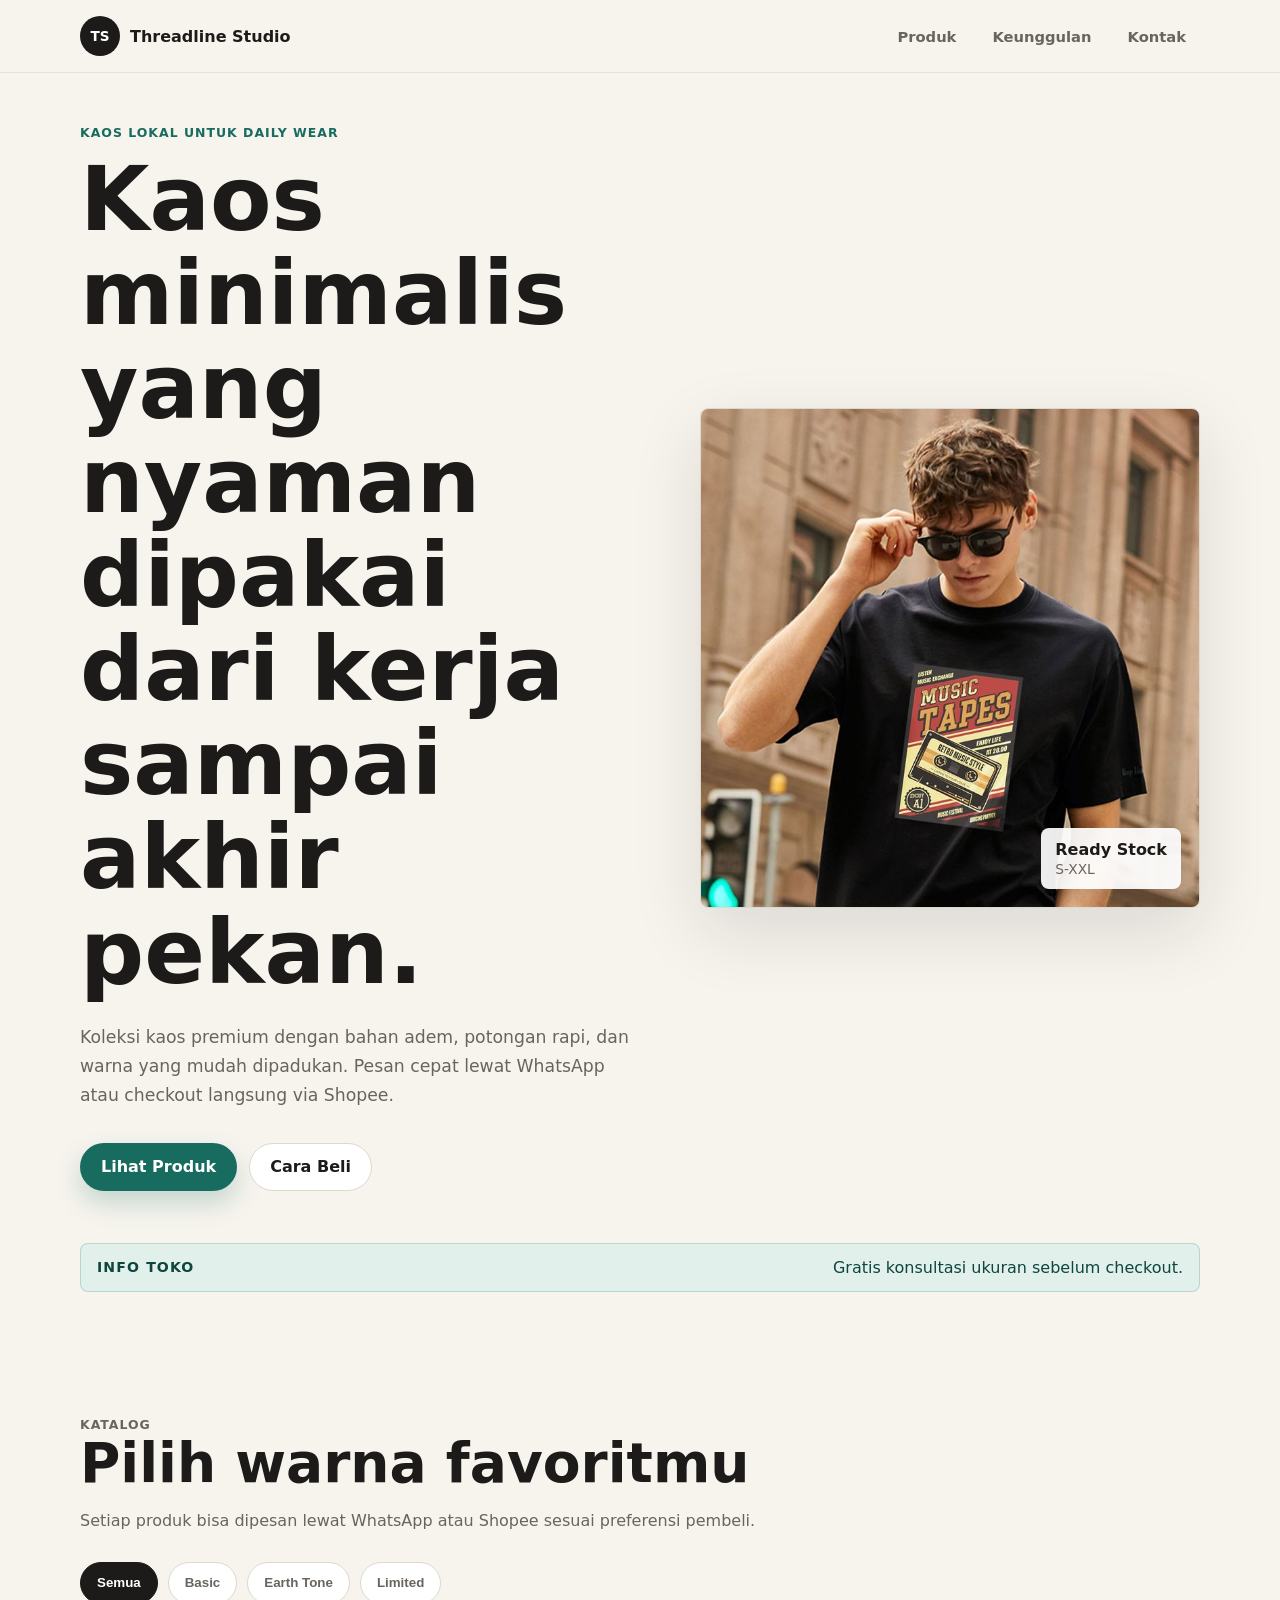
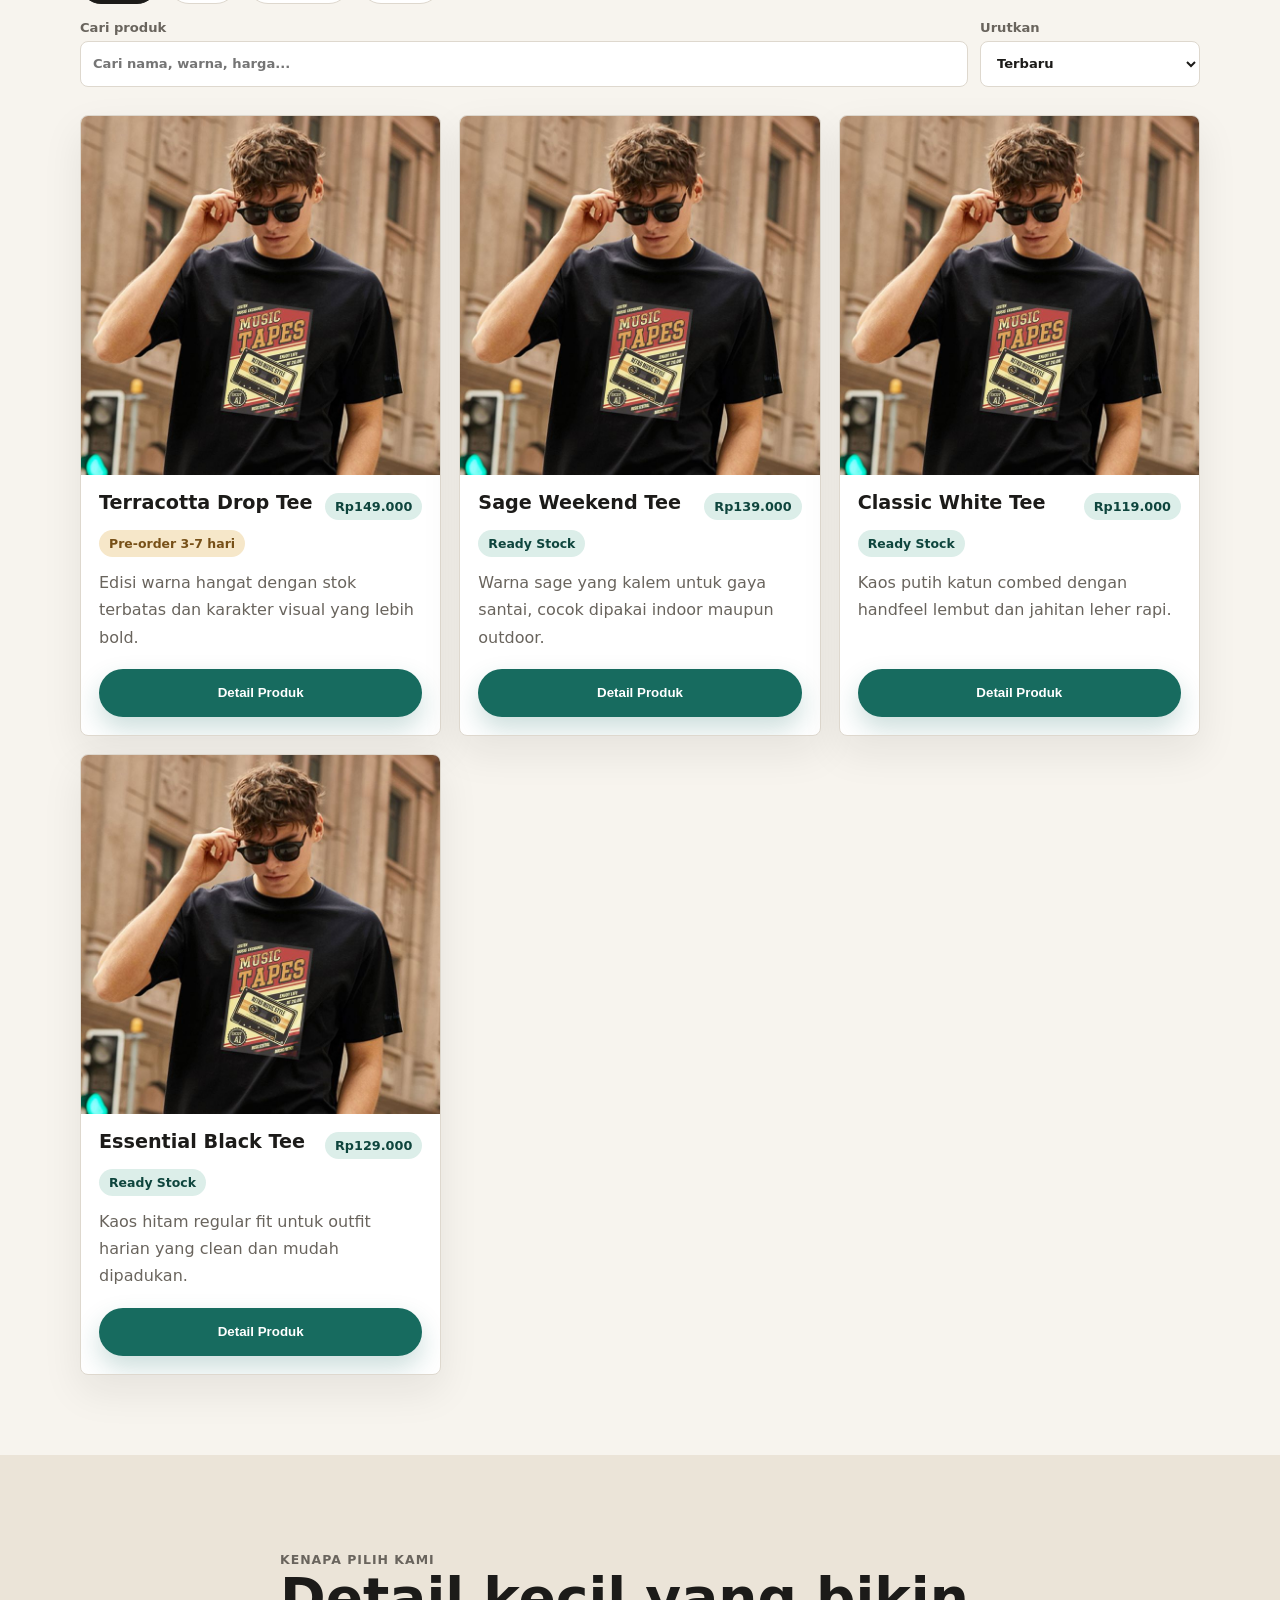
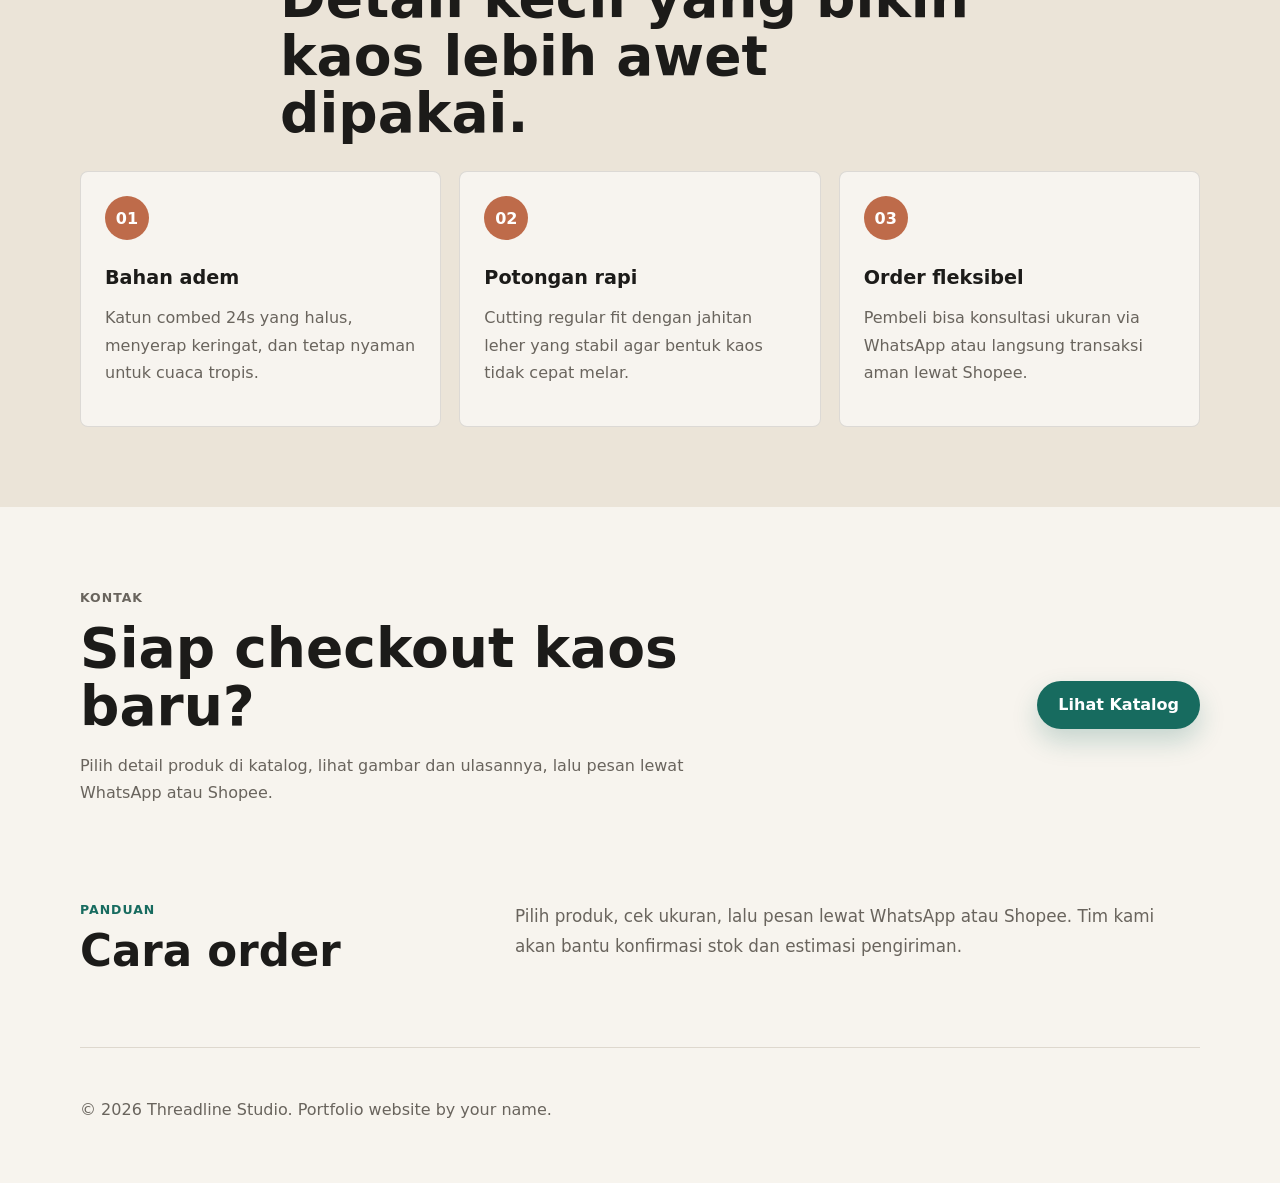
<file: index.html>
<!DOCTYPE html>
<html lang="id">
  <head>
    <meta charset="UTF-8" />
    <meta name="viewport" content="width=device-width, initial-scale=1.0" />
    <title>Threadline Studio - Kaos Daily Wear</title>
    <link rel="stylesheet" href="style.css?v=41" />
  </head>
  <body>
    <header class="site-header">
      <nav class="nav">
        <a class="brand" href="#home" aria-label="Threadline Studio home">
          <span class="brand-mark">TS</span>
          <span>Threadline Studio</span>
        </a>

        <button class="nav-toggle" type="button" aria-label="Buka menu" aria-expanded="false">
          <span></span>
          <span></span>
          <span></span>
        </button>

        <div class="nav-links" id="nav-links">
          <a href="#produk">Produk</a>
          <a href="#keunggulan">Keunggulan</a>
          <a href="#kontak">Kontak</a>
        </div>
      </nav>
    </header>

    <main>
      <div class="site-toast is-hidden" id="site-toast" role="status" aria-live="polite"></div>

      <section class="hero" id="home">
        <div class="hero-copy">
          <p class="eyebrow" data-store="eyebrow">Kaos lokal untuk daily wear</p>
          <h1 data-store="headline">Kaos minimalis yang nyaman dipakai dari kerja sampai akhir pekan.</h1>
          <p class="hero-text" data-store="description">
            Koleksi kaos premium dengan bahan adem, potongan rapi, dan warna yang mudah
            dipadukan. Pesan cepat lewat WhatsApp atau checkout langsung via Shopee.
          </p>
          <div class="hero-actions">
            <a class="btn btn-primary" href="#produk">Lihat Produk</a>
            <a class="btn btn-secondary" href="#kontak">
              Cara Beli
            </a>
          </div>
        </div>

        <div class="hero-media" aria-label="Foto koleksi kaos Threadline Studio">
          <img id="hero-image" src="assets/kaos-collection.png" alt="Koleksi kaos polos warna hitam putih hijau dan terracotta" />
          <div class="stock-badge">
            <strong>Ready Stock</strong>
            <span>S-XXL</span>
          </div>
        </div>
      </section>

      <section class="promo-strip" id="promo-strip">
        <strong>Info toko</strong>
        <span data-store="promoText">Gratis konsultasi ukuran sebelum checkout.</span>
      </section>
<!--
      <section class="stats" aria-label="Ringkasan toko">
        <article>
          <strong>4.9/5</strong>
          <span>Rating pembeli</span>
        </article>
        <article>
          <strong>24 Jam</strong>
          <span>Respon order</span>
        </article>
        <article>
          <strong>100%</strong>
          <span>Katun combed</span>
        </article>
      </section>
-->
      <section class="section" id="produk">
        <div class="section-heading">
          <p class="eyebrow">Katalog</p>
          <h2 data-store="catalogTitle">Pilih warna favoritmu</h2>
          <p data-store="catalogText">Setiap produk bisa dipesan lewat WhatsApp atau Shopee sesuai preferensi pembeli.</p>
        </div>

        <div class="toolbar" aria-label="Filter produk">
          <button class="filter-btn is-active" type="button" data-filter="all">Semua</button>
          <button class="filter-btn" type="button" data-filter="basic">Basic</button>
          <button class="filter-btn" type="button" data-filter="earth">Earth Tone</button>
          <button class="filter-btn" type="button" data-filter="limited">Limited</button>
        </div>

        <div class="catalog-controls">
          <label>
            <span>Cari produk</span>
            <input type="search" id="catalog-search" placeholder="Cari nama, warna, harga..." />
          </label>
          <label>
            <span>Urutkan</span>
            <select id="catalog-sort">
              <option value="latest">Terbaru</option>
              <option value="price-low">Harga terendah</option>
              <option value="price-high">Harga tertinggi</option>
              <option value="stock">Stok terbanyak</option>
            </select>
          </label>
        </div>

        <div class="product-grid" id="product-grid"></div>
      </section>

      <section class="product-detail is-hidden" id="product-detail" aria-live="polite" role="dialog" aria-modal="true" aria-labelledby="detail-name">
        <div class="detail-shell">
          <button class="mini-back" type="button" id="back-to-products" aria-label="Tutup detail produk">×</button>
          <div class="detail-layout">
            <div class="detail-gallery">
              <button class="slide-btn" type="button" id="prev-image" aria-label="Gambar sebelumnya">‹</button>
              <img id="detail-image" src="assets/kaos-collection.png" alt="Detail produk" />
              <button class="slide-btn" type="button" id="next-image" aria-label="Gambar berikutnya">›</button>
              <div class="detail-thumbs" id="detail-thumbs"></div>
            </div>
            <article class="detail-copy">
              <p class="eyebrow" id="detail-category">Produk</p>
              <h2 id="detail-name">Nama produk</h2>
              <strong class="detail-price" id="detail-price">Rp0</strong>
              <span class="status-badge" id="detail-status">Ready</span>
              <div class="size-stock" id="detail-sizes" aria-label="Stok ukuran produk"></div>
              <p id="detail-description"></p>
              <div class="comment-box">
                <h3 id="comment-title">Komentar Pembeli (0)</h3>
                <form class="comment-form" id="comment-form">
                  <label>
                    Nama
                    <input type="text" name="commentName" placeholder="Nama kamu" required />
                  </label>
                  <label>
                    Komentar
                    <textarea name="commentText" id="comment-text" rows="3" maxlength="180" placeholder="Tulis komentar produk" required></textarea>
                  </label>
                  <span class="comment-counter" id="comment-counter">0/180</span>
                  <button class="btn btn-secondary" type="submit">Kirim Komentar</button>
                </form>
                <div class="comment-list" id="comment-list"></div>
                <button class="comment-toggle is-hidden" type="button" id="comment-toggle">Lihat semua komentar</button>
              </div>
            </article>
          </div>
          <div class="detail-actions">
            <a class="btn btn-primary" id="detail-whatsapp" href="#" target="_blank" rel="noreferrer">Pesan via WhatsApp</a>
            <a class="btn btn-secondary" id="detail-shopee" href="#" target="_blank" rel="noreferrer">Pesan via Shopee</a>
            <button class="btn btn-secondary" type="button" id="share-product">Bagikan</button>
          </div>
        </div>
      </section>

      <section class="feature-band" id="keunggulan">
        <div class="section-heading">
          <p class="eyebrow">Kenapa pilih kami</p>
          <h2>Detail kecil yang bikin kaos lebih awet dipakai.</h2>
        </div>

        <div class="features">
          <article>
            <span class="feature-icon">01</span>
            <h3>Bahan adem</h3>
            <p>Katun combed 24s yang halus, menyerap keringat, dan tetap nyaman untuk cuaca tropis.</p>
          </article>
          <article>
            <span class="feature-icon">02</span>
            <h3>Potongan rapi</h3>
            <p>Cutting regular fit dengan jahitan leher yang stabil agar bentuk kaos tidak cepat melar.</p>
          </article>
          <article>
            <span class="feature-icon">03</span>
            <h3>Order fleksibel</h3>
            <p>Pembeli bisa konsultasi ukuran via WhatsApp atau langsung transaksi aman lewat Shopee.</p>
          </article>
        </div>
      </section>

      <section class="contact" id="kontak">
        <div>
          <p class="eyebrow">Kontak</p>
          <h2>Siap checkout kaos baru?</h2>
          <p>Pilih detail produk di katalog, lihat gambar dan ulasannya, lalu pesan lewat WhatsApp atau Shopee.</p>
        </div>
        <a class="btn btn-primary" href="#produk">Lihat Katalog</a>
      </section>

      <section class="order-guide">
        <div>
          <p class="eyebrow">Panduan</p>
          <h2 data-store="faqTitle">Cara order</h2>
        </div>
        <p data-store="faqText">
          Pilih produk, cek ukuran, lalu pesan lewat WhatsApp atau Shopee. Tim kami akan bantu konfirmasi stok dan estimasi pengiriman.
        </p>
      </section>
    </main>

    <footer class="footer">
      <p>&copy; 2026 <span data-store="name">Threadline Studio</span>. Portfolio website by your name.</p>
    </footer>

    <script src="cloud-config.js?v=2"></script>
    <script src="store.js?v=43"></script>
    <script src="script.js?v=43"></script>
  </body>
</html>
</file>
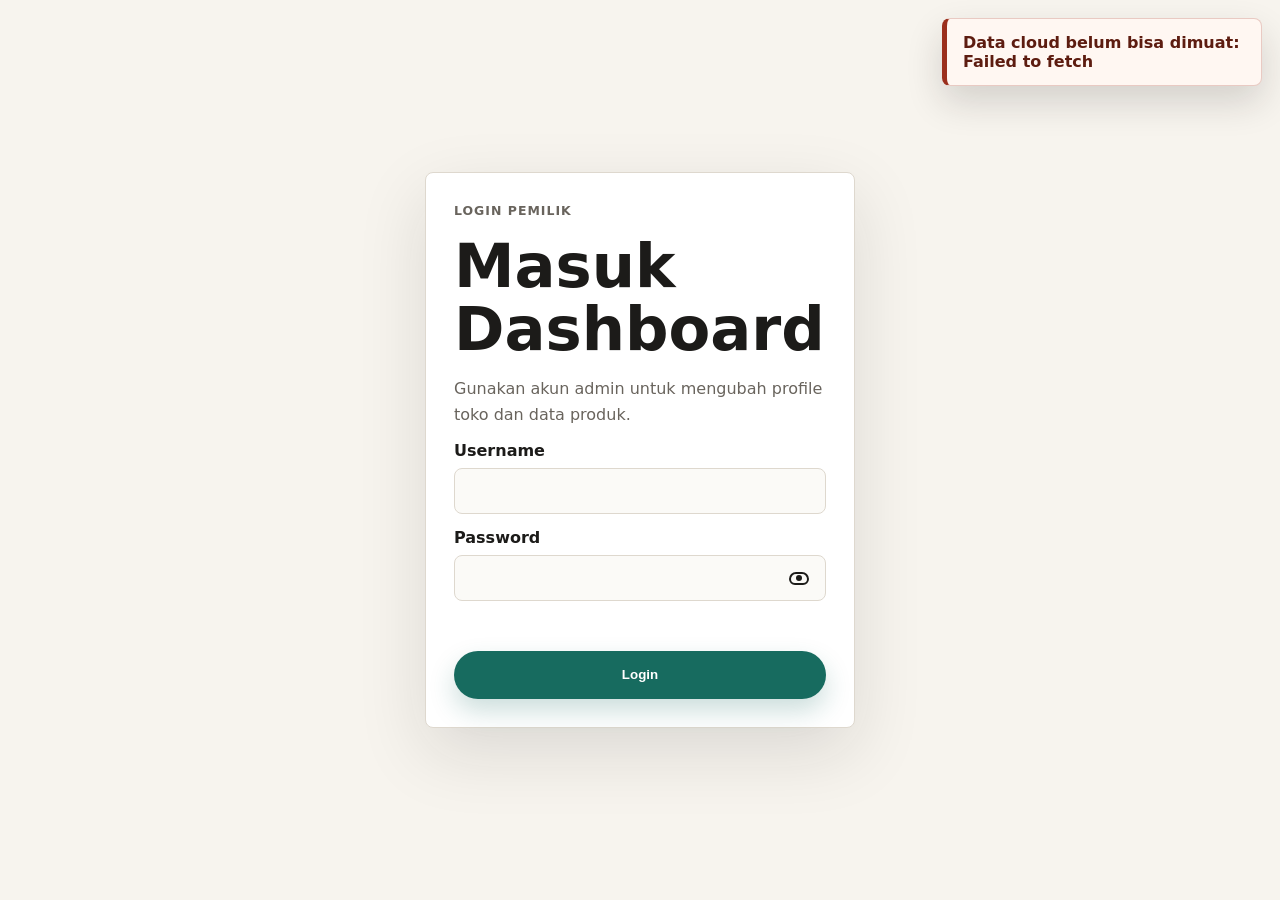
<file: dashboard.html>
<!DOCTYPE html>
<html lang="id">
  <head>
    <meta charset="UTF-8" />
    <meta name="viewport" content="width=device-width, initial-scale=1.0" />
    <title>Dashboard Toko</title>
    <link rel="stylesheet" href="style.css?v=41" />
    <link rel="stylesheet" href="dashboard.css?v=43" />
  </head>
  <body>
    <section class="login-screen" id="login-screen">
      <form class="login-card" id="login-form">
        <p class="eyebrow">Login Pemilik</p>
        <h1>Masuk Dashboard</h1>
        <p>Gunakan akun admin untuk mengubah profile toko dan data produk.</p>
        <label>
          Username
          <input type="text" name="username" autocomplete="username" required />
        </label>
        <label>
          Password
          <span class="password-field">
            <input type="password" name="password" id="password-input" autocomplete="current-password" required />
            <button class="password-toggle" type="button" id="password-toggle" aria-label="Lihat password">
              <span class="eye-icon" aria-hidden="true"></span>
            </button>
          </span>
        </label>
        <p class="login-error" id="login-error" role="alert"></p>
        <button class="btn btn-primary" type="submit">Login</button>
      </form>
    </section>

    <div class="toast-container" id="toast-container" aria-live="polite" aria-atomic="true"></div>

    <header class="site-header is-hidden" id="dashboard-header">
      <nav class="nav">
        <div class="owner-menu">
          <button class="menu-trigger" type="button" id="owner-menu-button" aria-label="Buka menu akun" aria-expanded="false">
            <span></span>
            <span></span>
            <span></span>
          </button>
          <div class="owner-dropdown is-hidden" id="owner-menu">
            <button type="button" id="logout-button">Logout</button>
          </div>
        </div>
        <div class="dashboard-title">Dashboard Toko</div>
        <div class="nav-links dashboard-nav">
          <button class="tab-btn is-active" type="button" data-tab="profile">Profile</button>
          <button class="tab-btn" type="button" data-tab="products">Produk</button>
        </div>
      </nav>
    </header>

    <div class="confirm-dialog is-hidden" id="logout-dialog" role="dialog" aria-modal="true" aria-labelledby="logout-title">
      <div class="confirm-card">
        <h2 id="logout-title">Yakin ingin logout?</h2>
        <p>Sesi dashboard akan ditutup dan kamu perlu login lagi untuk mengubah data toko.</p>
        <div class="form-actions">
          <button class="btn btn-secondary" type="button" id="cancel-logout">Urungkan</button>
          <button class="btn btn-primary" type="button" id="confirm-logout">Logout</button>
        </div>
      </div>
    </div>

    <main class="dashboard-shell is-hidden" id="dashboard-app">
      <section class="dashboard-hero">
        <div>
          <p class="eyebrow">Pemilik Toko</p>
          <h1>Dashboard pengaturan website.</h1>
          <p>
            Kelola profile toko dan katalog produk. Isi cloud-config.js agar data dashboard
            tersinkron antar device saat website sudah online.
          </p>
        </div>
        <div class="sync-status" id="sync-status" role="status" aria-live="polite">
          <span class="sync-dot"></span>
          <strong>Memuat data</strong>
          <small>Menyiapkan dashboard</small>
        </div>
        <div class="dashboard-actions">
          <button class="btn btn-secondary" type="button" id="preview-site">Preview Website</button>
          <button class="btn btn-primary" type="button" id="publish-site">Publish</button>
        </div>
      </section>

      <section class="tab-panel is-active" id="profile-panel">
        <div class="admin-panel profile-summary" id="profile-summary">
          <div class="panel-title">
            <h2>Profile Saat Ini</h2>
            <span>Data inilah yang sedang ditampilkan di website pembeli.</span>
          </div>
          <div class="summary-grid" id="profile-summary-list"></div>
          <button class="btn btn-primary" type="button" id="edit-profile">Edit Profile</button>
        </div>

        <form class="admin-panel profile-form is-hidden" id="profile-form">
          <div class="panel-title">
            <h2>Edit Profile</h2>
            <span>Edit nama toko, judul website, teks tampilan, logo, dan gambar utama.</span>
          </div>

          <div class="logo-editor">
            <div class="logo-preview" id="logo-preview">TS</div>
            <label>
              Ganti logo
              <input type="file" name="logoFile" accept="image/*" />
            </label>
            <button class="btn btn-secondary" type="button" id="remove-logo">Hapus Logo</button>
          </div>

          <div class="hero-image-editor">
            <div class="hero-image-preview" id="hero-image-preview">Preview gambar utama</div>
            <label>
              Ganti gambar halaman utama
              <input type="file" name="heroImageFile" accept="image/*" />
            </label>
            <button class="btn btn-secondary" type="button" id="remove-hero-image">Pakai Gambar Default</button>
          </div>

          <fieldset class="profile-visibility-editor">
            <legend>Profile website</legend>
            <label class="toggle-field">
              <input type="checkbox" name="profileEnabled" />
              <span>Tampilkan profile. Matikan agar website langsung mulai dari katalog.</span>
            </label>
          </fieldset>

          <label>
            Nama toko
            <input type="text" name="name" required />
          </label>
          <label>
            Judul website
            <input type="text" name="title" required />
          </label>
          <label>
            Inisial logo
            <input type="text" name="initials" maxlength="3" required />
          </label>
          <label>
            Eyebrow hero
            <input type="text" name="eyebrow" required />
          </label>
          <label>
            Judul hero
            <textarea name="headline" rows="3" required></textarea>
          </label>
          <label>
            Deskripsi hero
            <textarea name="description" rows="4" required></textarea>
          </label>
          <label>
            Judul katalog
            <input type="text" name="catalogTitle" required />
          </label>
          <label>
            Deskripsi katalog
            <textarea name="catalogText" rows="3" required></textarea>
          </label>
          <label>
            Nomor WhatsApp utama
            <input type="tel" name="phoneNumber" placeholder="6281234567890" required />
          </label>
          <label>
            Banner promo
            <textarea name="promoText" rows="2" required></textarea>
          </label>
          <label class="toggle-field">
            <input type="checkbox" name="promoEnabled" />
            <span>Tampilkan banner promo</span>
          </label>
          <label>
            Judul cara order
            <input type="text" name="faqTitle" required />
          </label>
          <label class="span-full">
            Deskripsi cara order
            <textarea name="faqText" rows="3" required></textarea>
          </label>

          <div class="form-actions span-full">
            <button class="btn btn-primary" type="submit">Simpan Profile</button>
            <button class="btn btn-secondary" type="button" id="cancel-profile-edit">Batal</button>
          </div>
        </form>
      </section>

      <section class="tab-panel" id="products-panel">
        <div class="product-toolbar">
          <div>
            <p class="eyebrow">Produk</p>
            <h2>Produk yang tampil di website</h2>
          </div>
          <div class="product-toolbar-actions">
            <label class="search-box">
              <span>Cari produk</span>
              <input type="search" id="product-search" placeholder="Cari nama, kategori, harga..." />
            </label>
            <button class="btn btn-primary" type="button" id="add-product">Tambah Produk</button>
          </div>
        </div>

        <div class="product-admin-layout">
          <form class="admin-panel product-form is-hidden" id="product-form">
            <div class="panel-title">
              <h2 id="product-form-title">Tambah Produk</h2>
              <span>Tambah produk baru atau edit produk yang sudah ada.</span>
            </div>
            <input type="hidden" name="id" />
            <label>
              Nama produk
              <input type="text" name="name" required />
            </label>
            <label>
              Harga
              <input type="text" name="price" placeholder="Rp129.000" required />
            </label>
            <label>
              Kategori
              <select name="category" required>
                <option value="basic">Basic</option>
                <option value="earth">Earth Tone</option>
                <option value="limited">Limited</option>
              </select>
            </label>
            <label>
              Status stok
              <select name="status" required>
                <option value="ready">Ready Stock</option>
                <option value="preorder">Pre-order 3-7 hari</option>
                <option value="soldout">Stok Habis</option>
              </select>
            </label>
            <fieldset class="size-stock-editor">
              <legend>Stok per ukuran</legend>
              <label>
                S
                <input type="number" name="sizeS" min="0" value="0" />
              </label>
              <label>
                M
                <input type="number" name="sizeM" min="0" value="0" />
              </label>
              <label>
                L
                <input type="number" name="sizeL" min="0" value="0" />
              </label>
              <label>
                XL
                <input type="number" name="sizeXL" min="0" value="0" />
              </label>
              <label>
                XXL
                <input type="number" name="sizeXXL" min="0" value="0" />
              </label>
            </fieldset>
            <label>
              Deskripsi
              <textarea name="description" rows="3" required></textarea>
            </label>
            <label class="toggle-field">
              <input type="checkbox" name="isPublished" />
              <span>Tampilkan produk di website</span>
            </label>
            <div class="product-image-editor">
              <div class="image-list" id="product-image-list"></div>
              <button class="btn btn-secondary" type="button" id="add-product-image">Tambah Gambar</button>
              <span class="image-limit">Maksimal 7 gambar produk. Rekomendasi detail: 1080x1350.</span>
              <label>
                Gambar untuk card produk
                <select name="cardImageIndex" id="card-image-index"></select>
              </label>
              <div class="card-image-preview" id="card-image-preview">Preview card</div>
            </div>
            <label>
              Link WhatsApp produk
              <input type="url" name="whatsappUrl" placeholder="https://wa.me/628xxxx?text=..." required />
            </label>
            <label>
              Link Shopee produk
              <input type="url" name="shopeeUrl" placeholder="https://shopee.co.id/produk-kamu" required />
            </label>
            <label>
              Warna kaos
              <input type="color" name="shirt" value="#171717" required />
            </label>
            <label>
              Warna teks logo
              <input type="color" name="text" value="#ffffff" required />
            </label>
            <div class="form-actions">
              <button class="btn btn-primary" type="submit">Simpan Produk</button>
              <button class="btn btn-secondary" type="button" id="cancel-edit">Batal Edit</button>
            </div>
          </form>

          <div class="admin-panel product-table-panel">
            <div class="panel-title">
              <h2>Daftar Produk</h2>
              <span id="product-count">0 produk</span>
            </div>
            <div class="product-table" id="admin-product-list"></div>
          </div>
        </div>
      </section>
    </main>

    <script src="cloud-config.js?v=2"></script>
    <script src="store.js?v=43"></script>
    <script src="dashboard.js?v=43"></script>
  </body>
</html>
</file>
<file: style.css>
:root {
  --bg: #f7f4ee;
  --surface: #ffffff;
  --ink: #1c1b19;
  --muted: #69645d;
  --line: #ded8ce;
  --accent: #176b5f;
  --accent-dark: #0e453d;
  --sun: #e1a64b;
  --clay: #be6b4a;
  --shadow: 0 24px 70px rgba(28, 27, 25, 0.12);
}

* {
  box-sizing: border-box;
}

html {
  scroll-behavior: smooth;
}

body {
  margin: 0;
  font-family: Inter, ui-sans-serif, system-ui, -apple-system, BlinkMacSystemFont, "Segoe UI", Arial, sans-serif;
  color: var(--ink);
  background: var(--bg);
}

img {
  display: block;
  max-width: 100%;
}

a {
  color: inherit;
  text-decoration: none;
}

.is-hidden {
  display: none !important;
}

.site-toast {
  position: fixed;
  left: 50%;
  bottom: 24px;
  z-index: 90;
  padding: 12px 16px;
  border-radius: 999px;
  color: white;
  background: var(--accent);
  box-shadow: 0 16px 36px rgba(28, 27, 25, 0.18);
  font-weight: 800;
  transform: translateX(-50%);
}

.site-toast.is-hidden {
  display: none;
}

.site-header {
  position: sticky;
  top: 0;
  z-index: 20;
  border-bottom: 1px solid rgba(222, 216, 206, 0.7);
  background: rgba(247, 244, 238, 0.9);
  backdrop-filter: blur(18px);
}

.nav {
  width: min(1120px, calc(100% - 32px));
  min-height: 72px;
  margin: 0 auto;
  display: flex;
  align-items: center;
  justify-content: space-between;
  gap: 24px;
}

.brand,
.nav-links,
.hero-actions,
.toolbar {
  display: flex;
  align-items: center;
}

.brand {
  gap: 10px;
  font-weight: 800;
}

.brand-mark {
  width: 40px;
  height: 40px;
  display: grid;
  place-items: center;
  overflow: hidden;
  border-radius: 50%;
  color: white;
  background: var(--ink);
  font-size: 0.85rem;
  letter-spacing: 0;
}

.brand-mark img {
  width: 100%;
  height: 100%;
  object-fit: cover;
}

.nav-links {
  gap: 8px;
}

.nav-links a {
  padding: 10px 14px;
  border-radius: 999px;
  color: var(--muted);
  font-weight: 700;
  font-size: 0.92rem;
}

.nav-links a:hover {
  color: var(--ink);
  background: rgba(255, 255, 255, 0.75);
}

.nav-toggle {
  width: 44px;
  height: 44px;
  display: none;
  align-items: center;
  justify-content: center;
  flex-direction: column;
  gap: 5px;
  border: 1px solid var(--line);
  border-radius: 50%;
  background: transparent;
  cursor: pointer;
}

.nav-toggle span {
  width: 18px;
  height: 2px;
  display: block;
  background: var(--ink);
}

.hero,
.section,
.feature-band,
.contact,
.promo-strip,
.order-guide {
  width: min(1120px, calc(100% - 32px));
  margin: 0 auto;
}

.hero {
  min-height: calc(100vh - 72px);
  display: grid;
  grid-template-columns: minmax(0, 1fr) minmax(320px, 0.9fr);
  align-items: center;
  gap: clamp(28px, 5vw, 68px);
  padding: 52px 0;
}

.eyebrow {
  margin: 0 0 12px;
  color: var(--accent);
  font-weight: 800;
  text-transform: uppercase;
  letter-spacing: 0.08em;
  font-size: 0.78rem;
}

h1,
h2,
h3,
p {
  overflow-wrap: anywhere;
}

h1,
h2,
h3 {
  margin: 0;
  line-height: 1.05;
}

h1 {
  max-width: 780px;
  font-size: clamp(2.55rem, 7vw, 5.85rem);
}

h2 {
  font-size: clamp(2rem, 4.3vw, 3.6rem);
}

h3 {
  font-size: 1.2rem;
}

.hero-text,
.section-heading p,
.feature-band p,
.contact p,
.product-card p,
.footer {
  color: var(--muted);
  line-height: 1.7;
}

.hero-text {
  max-width: 640px;
  margin: 24px 0 0;
  font-size: 1.08rem;
}

.hero-actions {
  flex-wrap: wrap;
  gap: 12px;
  margin-top: 32px;
}

.btn {
  min-height: 48px;
  display: inline-flex;
  align-items: center;
  justify-content: center;
  gap: 10px;
  min-width: 0;
  border: 1px solid transparent;
  border-radius: 999px;
  padding: 12px 20px;
  font-weight: 800;
  line-height: 1.2;
  text-align: center;
  cursor: pointer;
  transition: transform 0.2s ease, box-shadow 0.2s ease, background 0.2s ease;
}

.btn:hover {
  transform: translateY(-2px);
}

.btn-primary {
  color: white;
  background: var(--accent);
  box-shadow: 0 12px 26px rgba(23, 107, 95, 0.22);
}

.btn-primary:hover {
  background: var(--accent-dark);
}

.btn-secondary {
  border-color: var(--line);
  background: var(--surface);
}

.btn.is-disabled {
  pointer-events: none;
  color: rgba(28, 27, 25, 0.46);
  border-color: rgba(28, 27, 25, 0.12);
  background: rgba(180, 180, 180, 0.28);
  box-shadow: none;
  opacity: 1;
}

.hero-media {
  position: relative;
  overflow: hidden;
  border: 1px solid var(--line);
  border-radius: 8px;
  background: var(--surface);
  box-shadow: var(--shadow);
}

.hero-media img {
  width: 100%;
  aspect-ratio: 1 / 1;
  object-fit: cover;
}

.stock-badge {
  position: absolute;
  right: 18px;
  bottom: 18px;
  display: grid;
  gap: 2px;
  padding: 12px 14px;
  border-radius: 8px;
  background: rgba(255, 255, 255, 0.92);
  box-shadow: 0 12px 24px rgba(28, 27, 25, 0.14);
}

.stock-badge span {
  color: var(--muted);
  font-size: 0.86rem;
}

.stats {
  width: min(1120px, calc(100% - 32px));
  margin: 0 auto 72px;
  display: grid;
  grid-template-columns: repeat(3, 1fr);
  border: 1px solid var(--line);
  border-radius: 8px;
  overflow: hidden;
  background: var(--surface);
}

.stats article {
  padding: 24px;
  display: grid;
  gap: 6px;
}

.stats article + article {
  border-left: 1px solid var(--line);
}

.stats strong {
  font-size: clamp(1.5rem, 3vw, 2.4rem);
}

.stats span {
  color: var(--muted);
}

.section,
.feature-band,
.contact {
  padding: 80px 0;
}

.section-heading {
  max-width: 720px;
  margin-bottom: 28px;
}

.section-heading p {
  margin: 14px 0 0;
}

.toolbar {
  flex-wrap: wrap;
  gap: 10px;
  margin-bottom: 28px;
}

.promo-strip {
  display: flex;
  align-items: center;
  justify-content: space-between;
  gap: 14px;
  margin-bottom: 28px;
  padding: 14px 16px;
  border: 1px solid rgba(23, 107, 95, 0.2);
  border-radius: 8px;
  color: var(--accent-dark);
  background: #e2f0ec;
}

.promo-strip strong {
  flex: 0 0 auto;
  font-size: 0.88rem;
  text-transform: uppercase;
  letter-spacing: 0.08em;
}

.catalog-controls {
  display: grid;
  grid-template-columns: minmax(0, 1fr) 220px;
  gap: 12px;
  margin: -12px 0 28px;
}

.catalog-controls label {
  display: grid;
  gap: 6px;
  color: var(--muted);
  font-size: 0.82rem;
  font-weight: 800;
}

.catalog-controls input,
.catalog-controls select {
  min-height: 46px;
  width: 100%;
  border: 1px solid var(--line);
  border-radius: 8px;
  padding: 0 12px;
  color: var(--ink);
  background: var(--surface);
  font: inherit;
  font-weight: 700;
}

.filter-btn {
  min-height: 42px;
  border: 1px solid var(--line);
  border-radius: 999px;
  padding: 10px 16px;
  color: var(--muted);
  background: var(--surface);
  font-weight: 800;
  line-height: 1.15;
  text-align: center;
  cursor: pointer;
}

.filter-btn.is-active,
.filter-btn:hover {
  color: white;
  border-color: var(--ink);
  background: var(--ink);
}

.product-grid {
  display: grid;
  grid-template-columns: repeat(3, minmax(0, 1fr));
  gap: 18px;
}

.empty-state {
  grid-column: 1 / -1;
  padding: 28px;
  border: 1px solid var(--line);
  border-radius: 8px;
  background: var(--surface);
}

.product-card {
  display: flex;
  flex-direction: column;
  overflow: hidden;
  border: 1px solid var(--line);
  border-radius: 8px;
  background: var(--surface);
  box-shadow: 0 16px 40px rgba(28, 27, 25, 0.08);
}

.product-visual {
  aspect-ratio: 1 / 1;
  min-height: 0;
  display: grid;
  place-items: center;
  overflow: hidden;
  background: linear-gradient(135deg, var(--card-a), var(--card-b));
}

.product-visual img {
  width: 100%;
  height: 100%;
  min-height: 0;
  object-fit: cover;
}

.shirt {
  width: min(58%, 210px);
  aspect-ratio: 1 / 1;
  display: grid;
  place-items: center;
  color: var(--shirt-text);
  background: var(--shirt);
  clip-path: polygon(27% 12%, 38% 6%, 45% 14%, 55% 14%, 62% 6%, 73% 12%, 92% 35%, 78% 47%, 72% 39%, 72% 91%, 28% 91%, 28% 39%, 22% 47%, 8% 35%);
  box-shadow: inset 0 -28px 42px rgba(0, 0, 0, 0.12), 0 20px 34px rgba(0, 0, 0, 0.16);
  font-weight: 900;
}

.product-body {
  flex: 1;
  display: flex;
  flex-direction: column;
  padding: 18px;
}

.product-top {
  display: flex;
  justify-content: space-between;
  gap: 12px;
  align-items: flex-start;
}

.product-top span {
  flex: 0 0 auto;
  padding: 6px 10px;
  border-radius: 999px;
  color: var(--accent-dark);
  background: #dceee9;
  font-size: 0.8rem;
  font-weight: 800;
}

.status-badge {
  width: fit-content;
  margin-top: 10px;
  padding: 6px 10px;
  border-radius: 999px;
  color: var(--accent-dark);
  background: #dceee9;
  font-size: 0.78rem;
  font-weight: 900;
}

.status-badge.soldout {
  color: #9b2f1d;
  background: #f4ddd7;
}

.status-badge.preorder {
  color: #775018;
  background: #f6e7c9;
}

.product-card p {
  margin: 12px 0 18px;
  display: -webkit-box;
  -webkit-line-clamp: 3;
  -webkit-box-orient: vertical;
  overflow: hidden;
}

.product-body > .btn {
  width: 100%;
  margin-top: auto;
}

.product-actions {
  display: grid;
  grid-template-columns: 1fr 1fr;
  gap: 10px;
}

.product-actions .btn {
  min-height: 44px;
  padding: 0 12px;
  font-size: 0.9rem;
}

.product-detail {
  position: fixed;
  inset: 0;
  z-index: 70;
  width: 100%;
  display: grid;
  place-items: center;
  padding: 24px;
  background: rgba(28, 27, 25, 0.48);
}

.product-detail.is-hidden {
  display: none;
}

.detail-shell {
  width: min(1280px, calc(100% - 32px));
  height: min(920px, calc(100vh - 24px));
  position: relative;
  overflow: hidden;
  padding: 24px;
  border-radius: 8px;
  background: var(--surface);
  box-shadow: var(--shadow);
}

.mini-back {
  position: absolute;
  top: 14px;
  right: 14px;
  z-index: 2;
  width: 40px;
  height: 40px;
  border: 1px solid var(--line);
  border-radius: 50%;
  padding: 0;
  display: inline-flex;
  align-items: center;
  justify-content: center;
  text-align: center;
  background: transparent;
  font: inherit;
  font-size: 1.6rem;
  line-height: 1;
  font-weight: 800;
  cursor: pointer;
}

.detail-layout {
  height: calc(100% - 78px);
  overflow: hidden;
  display: grid;
  grid-template-columns: minmax(460px, 0.9fr) minmax(420px, 1.1fr);
  gap: 30px;
  align-items: start;
  padding: 34px 0 0;
}

.detail-gallery {
  position: relative;
  align-self: start;
  height: min(760px, calc(100vh - 164px));
  min-height: 0;
  display: grid;
  grid-template-rows: minmax(0, 1fr) auto;
  gap: 12px;
}

.detail-gallery > img {
  width: 100%;
  height: auto;
  min-height: 0;
  aspect-ratio: 4 / 5;
  object-fit: cover;
  border: 1px solid var(--line);
  border-radius: 8px;
  background: var(--surface);
}

.slide-btn {
  position: absolute;
  top: calc(50% - 32px);
  width: 42px;
  height: 42px;
  border: 1px solid var(--line);
  border-radius: 50%;
  display: inline-flex;
  align-items: center;
  justify-content: center;
  text-align: center;
  background: transparent;
  font-size: 1.8rem;
  line-height: 1;
  cursor: pointer;
}

.mini-back,
.slide-btn {
  appearance: none;
  font-family: Arial, sans-serif;
  padding: 0;
}

.mini-back {
  padding-bottom: 3px;
}

.slide-btn {
  padding-bottom: 4px;
}

#prev-image {
  left: 12px;
}

#next-image {
  right: 12px;
}

.detail-thumbs {
  display: grid;
  grid-template-columns: repeat(7, minmax(0, 1fr));
  gap: 8px;
}

.detail-thumbs button {
  overflow: hidden;
  border: 2px solid transparent;
  border-radius: 8px;
  padding: 0;
  background: transparent;
  cursor: pointer;
}

.detail-thumbs button.is-active {
  border-color: var(--accent);
}

.detail-thumbs img {
  width: 100%;
  aspect-ratio: 1 / 1;
  object-fit: cover;
}

.detail-copy {
  height: min(760px, calc(100vh - 164px));
  overflow-y: auto;
  align-self: start;
  display: flex;
  flex-direction: column;
  gap: 12px;
  padding: 0 10px 0 0;
  scrollbar-width: thin;
}

.detail-actions {
  position: absolute;
  left: calc(24px + (100% - 48px) * 0.585 + 15px);
  right: 24px;
  bottom: 34px;
  z-index: 3;
  display: grid;
  grid-template-columns: 1fr 1fr 0.8fr;
  gap: 10px;
  padding: 34px 0 0;
  background: linear-gradient(rgba(255, 255, 255, 0), rgba(255, 255, 255, 0.84) 42%, rgba(255, 255, 255, 0.96));
  backdrop-filter: blur(8px);
}

.detail-actions .btn {
  min-height: 48px;
  padding: 12px 14px;
}

.detail-copy h2 {
  font-size: clamp(1.6rem, 3vw, 2.5rem);
}

.detail-price {
  width: fit-content;
  padding: 6px 10px;
  border-radius: 999px;
  color: var(--accent-dark);
  background: #dceee9;
  font-size: 0.95rem;
}

#detail-description {
  margin: 0;
  color: var(--muted);
  font-size: 0.95rem;
  line-height: 1.6;
}

.size-stock {
  display: grid;
  gap: 9px;
  margin: 4px 0 2px;
}

.size-stock > strong {
  color: var(--ink);
  font-size: 0.9rem;
}

.size-stock > div {
  display: flex;
  flex-wrap: wrap;
  gap: 8px;
}

.size-chip {
  display: inline-flex;
  align-items: center;
  gap: 7px;
  min-height: 34px;
  padding: 7px 10px;
  border-radius: 999px;
  color: var(--accent-dark);
  background: #dceee9;
  font-size: 0.82rem;
}

.size-chip b {
  font-weight: 900;
}

.size-chip.is-empty {
  color: rgba(28, 27, 25, 0.48);
  background: rgba(28, 27, 25, 0.08);
}

.comment-box {
  margin-top: 18px;
  padding: 18px;
  border: 0;
  border-radius: 8px;
  background: #f1f1f1;
}

.comment-form {
  display: grid;
  gap: 10px;
  margin-top: 12px;
  padding-top: 14px;
  border-top: 1px solid rgba(28, 27, 25, 0.12);
  background: transparent;
}

.comment-form label {
  display: grid;
  gap: 6px;
  font-weight: 400;
}

.comment-form input,
.comment-form textarea {
  width: 100%;
  border: 1px solid rgba(28, 27, 25, 0.12);
  border-radius: 8px;
  padding: 10px 12px;
  background: transparent;
  font: inherit;
}

.comment-counter {
  justify-self: end;
  color: var(--muted);
  font-size: 0.82rem;
}

.comment-list {
  display: grid;
  gap: 10px;
  margin-top: 14px;
}

.comment-item {
  padding: 12px;
  border: 0;
  border-radius: 8px;
  background: #e7e7e7;
}

.comment-item strong {
  display: block;
  margin-bottom: 4px;
}

.comment-item p {
  margin: 0;
  color: var(--muted);
  line-height: 1.55;
}

.comment-toggle {
  width: 100%;
  min-height: 40px;
  margin-top: 10px;
  border: 1px solid rgba(28, 27, 25, 0.12);
  border-radius: 999px;
  background: transparent;
  font: inherit;
  font-weight: 800;
  cursor: pointer;
}

.comment-toggle.is-hidden {
  display: none;
}

.feature-band {
  width: 100%;
  background: #ebe4d8;
}

.feature-band > * {
  width: min(1120px, calc(100% - 32px));
  margin-left: auto;
  margin-right: auto;
}

.features {
  display: grid;
  grid-template-columns: repeat(3, minmax(0, 1fr));
  gap: 18px;
}

.features article {
  padding: 24px;
  border: 1px solid rgba(28, 27, 25, 0.12);
  border-radius: 8px;
  background: rgba(255, 255, 255, 0.58);
}

.feature-icon {
  width: 44px;
  height: 44px;
  display: grid;
  place-items: center;
  margin-bottom: 28px;
  border-radius: 50%;
  color: white;
  background: var(--clay);
  font-weight: 800;
}

.contact {
  display: flex;
  align-items: center;
  justify-content: space-between;
  gap: 24px;
}

.contact > div {
  max-width: 660px;
}

.order-guide {
  display: grid;
  grid-template-columns: minmax(220px, 0.6fr) minmax(0, 1fr);
  gap: 24px;
  align-items: start;
  padding: 0 0 72px;
}

.order-guide h2 {
  font-size: clamp(1.8rem, 3.4vw, 3rem);
}

.order-guide p:last-child {
  margin: 0;
  color: var(--muted);
  line-height: 1.75;
  font-size: 1.05rem;
}

.footer {
  width: min(1120px, calc(100% - 32px));
  margin: 0 auto;
  padding: 32px 0 44px;
  border-top: 1px solid var(--line);
}

@media (max-width: 900px) {
  .hero {
    min-height: auto;
    grid-template-columns: 1fr;
    padding-top: 40px;
  }

  .hero-media {
    max-width: 620px;
  }

  .product-grid,
  .detail-layout,
  .features {
    grid-template-columns: 1fr;
  }

  .detail-gallery {
    position: relative;
    top: auto;
    height: min(420px, 42vh);
    min-height: 0;
  }

  .detail-copy {
    height: auto;
    max-height: none;
    min-height: 0;
    padding-right: 0;
  }

  .detail-actions {
    left: 16px;
    right: 16px;
    bottom: 24px;
  }

  .detail-gallery > img {
    height: auto;
    aspect-ratio: 4 / 5;
  }

  .contact {
    align-items: flex-start;
    flex-direction: column;
  }

  .catalog-controls,
  .order-guide {
    grid-template-columns: 1fr;
  }
}

@media (max-width: 720px) {
  .nav-toggle {
    display: flex;
  }

  .nav-links {
    position: absolute;
    left: 16px;
    right: 16px;
    top: 72px;
    display: none;
    flex-direction: column;
    align-items: stretch;
    padding: 12px;
    border: 1px solid var(--line);
    border-radius: 8px;
    background: var(--surface);
    box-shadow: var(--shadow);
  }

  .nav-links.is-open {
    display: flex;
  }

  .nav-links a {
    border-radius: 8px;
  }

  .stats,
  .product-grid,
  .detail-layout,
  .features {
    grid-template-columns: 1fr;
  }

  .stats article + article {
    border-top: 1px solid var(--line);
    border-left: 0;
  }

  .section,
  .feature-band,
  .contact {
    padding: 56px 0;
  }

  .product-detail {
    padding: 10px;
    align-items: stretch;
  }

  .detail-shell {
    width: 100%;
    height: calc(100dvh - 20px);
    min-height: 0;
    overflow-y: auto;
    padding: 12px;
  }

  .mini-back {
    top: 10px;
    right: 10px;
    width: 38px;
    height: 38px;
    font-size: 1.45rem;
  }

  .detail-layout {
    height: auto;
    grid-template-columns: 1fr;
    grid-template-rows: none;
    gap: 14px;
    overflow: visible;
    padding-top: 48px;
    padding-bottom: 12px;
  }

  .detail-gallery {
    height: auto;
    max-height: none;
    display: grid;
    grid-template-rows: auto auto;
    gap: 10px;
  }

  .detail-gallery > img {
    width: 100%;
    height: auto;
    aspect-ratio: 4 / 5;
    object-fit: cover;
  }

  .slide-btn {
    top: min(45vw, 260px);
    width: 38px;
    height: 38px;
    font-size: 1.55rem;
  }

  .detail-thumbs {
    display: flex;
    gap: 7px;
    overflow-x: auto;
    padding-bottom: 2px;
  }

  .detail-thumbs button {
    flex: 0 0 48px;
  }

  .detail-copy {
    min-height: 0;
    height: auto;
    overflow: visible;
    gap: 10px;
    padding: 0 2px 4px 0;
  }

  .detail-copy h2 {
    padding-right: 40px;
    font-size: 1.45rem;
    line-height: 1.12;
  }

  .detail-actions {
    position: sticky;
    left: auto;
    right: auto;
    bottom: 0;
    grid-template-columns: repeat(2, minmax(0, 1fr));
    gap: 8px;
    padding: 18px 0 0;
    margin-top: 8px;
  }

  .detail-actions .btn {
    min-height: 44px;
    padding: 11px 10px;
    font-size: 0.86rem;
  }

  .detail-actions .btn:nth-child(3) {
    grid-column: 1 / -1;
  }
}

@media (max-width: 480px) {
  .hero,
  .section,
  .contact,
  .promo-strip,
  .order-guide,
  .nav,
  .stats,
  .footer,
  .feature-band > * {
    width: min(100% - 24px, 1120px);
  }

  .brand span:last-child {
    max-width: 150px;
  }

  .hero-actions,
  .product-actions,
  .promo-strip {
    grid-template-columns: 1fr;
  }

  .promo-strip {
    align-items: flex-start;
    flex-direction: column;
  }

  .hero-actions .btn,
  .product-actions .btn,
  .contact .btn {
    width: 100%;
  }
}

@media (max-width: 480px) {
  .comment-box {
    padding: 14px;
  }

  .size-chip {
    min-height: 32px;
    padding: 6px 9px;
    font-size: 0.78rem;
  }
}

@media (max-width: 360px) {
  .detail-actions {
    grid-template-columns: 1fr;
  }

  .detail-layout {
    height: auto;
  }
}
</file>
<file: dashboard.css>
.dashboard-shell {
  width: min(1120px, calc(100% - 32px));
  margin: 0 auto;
  padding: 48px 0 80px;
}

.sync-status {
  min-width: 210px;
  display: grid;
  grid-template-columns: auto 1fr;
  gap: 2px 10px;
  align-items: center;
  padding: 12px 14px;
  border: 1px solid var(--line);
  border-radius: 8px;
  background: var(--surface);
}

.sync-dot {
  grid-row: 1 / span 2;
  width: 10px;
  height: 10px;
  border-radius: 50%;
  background: var(--muted);
}

.sync-status strong {
  font-size: 0.9rem;
}

.sync-status small {
  color: var(--muted);
  line-height: 1.35;
}

.sync-status.is-saving .sync-dot {
  background: var(--sun);
}

.sync-status.is-saved .sync-dot {
  background: var(--accent);
}

.sync-status.is-error .sync-dot {
  background: #9b2f1d;
}

.dashboard-actions {
  display: flex;
  gap: 10px;
  justify-content: flex-end;
  flex-wrap: wrap;
}

.is-hidden {
  display: none !important;
}

.login-screen {
  min-height: 100vh;
  display: grid;
  place-items: center;
  padding: 24px;
}

.login-card {
  width: min(430px, 100%);
  display: grid;
  gap: 14px;
  padding: 28px;
  border: 1px solid var(--line);
  border-radius: 8px;
  background: var(--surface);
  box-shadow: var(--shadow);
}

.login-card h1 {
  font-size: clamp(2rem, 6vw, 3.8rem);
}

.login-card p {
  margin: 0;
  color: var(--muted);
  line-height: 1.6;
}

.login-card label {
  display: grid;
  gap: 8px;
  font-weight: 800;
}

.login-card input {
  min-height: 46px;
  border: 1px solid var(--line);
  border-radius: 8px;
  padding: 11px 12px;
  background: #fbfaf7;
  font: inherit;
}

.password-field {
  position: relative;
  display: block;
}

.password-field input {
  width: 100%;
  padding-right: 54px;
}

.password-toggle {
  position: absolute;
  top: 50%;
  right: 8px;
  width: 38px;
  height: 38px;
  display: inline-flex;
  align-items: center;
  justify-content: center;
  transform: translateY(-50%);
  border: 0;
  border-radius: 50%;
  background: transparent;
  cursor: pointer;
}

.password-toggle:hover {
  background: rgba(28, 27, 25, 0.08);
}

.eye-icon {
  width: 20px;
  height: 13px;
  position: relative;
  display: block;
  border: 2px solid var(--ink);
  border-radius: 999px 999px 850px 850px;
}

.eye-icon::before {
  content: "";
  position: absolute;
  left: 50%;
  top: 50%;
  width: 6px;
  height: 6px;
  border-radius: 50%;
  background: var(--ink);
  transform: translate(-50%, -50%);
}

.password-toggle.is-visible .eye-icon::after {
  content: "";
  position: absolute;
  left: -3px;
  top: 5px;
  width: 24px;
  height: 2px;
  border-radius: 999px;
  background: var(--ink);
  transform: rotate(-35deg);
}

.login-error {
  min-height: 22px;
  color: #9b2f1d !important;
  font-weight: 800;
}

.toast-container {
  position: fixed;
  top: 18px;
  right: 18px;
  z-index: 50;
  display: grid;
  gap: 10px;
  width: min(320px, calc(100% - 36px));
}

.toast {
  padding: 14px 16px;
  border: 1px solid rgba(155, 47, 29, 0.22);
  border-left: 5px solid #9b2f1d;
  border-radius: 8px;
  color: #5d1c10;
  background: #fff7f2;
  box-shadow: 0 16px 36px rgba(28, 27, 25, 0.16);
  font-weight: 800;
  animation: toast-in 0.22s ease-out;
}

.toast.is-leaving {
  animation: toast-out 0.28s ease-in forwards;
}

@keyframes toast-in {
  from {
    opacity: 0;
    transform: translateY(-10px);
  }

  to {
    opacity: 1;
    transform: translateY(0);
  }
}

@keyframes toast-out {
  to {
    opacity: 0;
    transform: translateY(-8px);
  }
}

.dashboard-nav {
  align-items: center;
}

.owner-menu {
  position: relative;
  flex: 0 0 auto;
}

.menu-trigger {
  width: 34px;
  height: 34px;
  display: inline-flex;
  align-items: center;
  justify-content: center;
  flex-direction: column;
  gap: 5px;
  border: 0;
  background: transparent;
  cursor: pointer;
}

.menu-trigger span {
  width: 18px;
  height: 2px;
  display: block;
  background: var(--ink);
}

.owner-dropdown {
  position: absolute;
  top: 52px;
  left: 0;
  min-width: 150px;
  padding: 8px;
  border: 1px solid var(--line);
  border-radius: 8px;
  background: var(--surface);
  box-shadow: var(--shadow);
}

.dashboard-title {
  flex: 1 1 auto;
  min-width: 0;
  font-weight: 900;
  font-size: 1rem;
}

.owner-dropdown button {
  width: 100%;
  min-height: 40px;
  border: 0;
  border-radius: 8px;
  padding: 10px 12px;
  color: #9b2f1d;
  background: transparent;
  font: inherit;
  font-weight: 800;
  line-height: 1.2;
  text-align: left;
  cursor: pointer;
}

.owner-dropdown button:hover {
  background: #fff1eb;
}

.confirm-dialog {
  position: fixed;
  inset: 0;
  z-index: 80;
  display: grid;
  place-items: center;
  padding: 20px;
  background: rgba(28, 27, 25, 0.38);
}

.confirm-card {
  width: min(440px, 100%);
  display: grid;
  gap: 14px;
  padding: 24px;
  border-radius: 8px;
  background: var(--surface);
  box-shadow: var(--shadow);
}

.confirm-card h2 {
  font-size: 1.8rem;
}

.confirm-card p {
  margin: 0;
  color: var(--muted);
  line-height: 1.6;
}

.tab-btn {
  min-height: 42px;
  border: 1px solid var(--line);
  border-radius: 999px;
  padding: 10px 16px;
  color: var(--muted);
  background: var(--surface);
  font: inherit;
  font-weight: 800;
  line-height: 1.15;
  text-align: center;
  cursor: pointer;
}

.tab-btn.is-active,
.tab-btn:hover {
  color: white;
  border-color: var(--ink);
  background: var(--ink);
}

.dashboard-hero {
  display: flex;
  align-items: flex-start;
  justify-content: space-between;
  gap: 24px;
  margin-bottom: 24px;
}

.dashboard-hero > div {
  max-width: 760px;
}

.dashboard-hero h1 {
  font-size: clamp(2.3rem, 5vw, 4.7rem);
}

.dashboard-hero p,
.panel-title span,
.admin-product-item span,
.admin-empty span {
  color: var(--muted);
  line-height: 1.6;
}

.tab-panel {
  display: none;
}

.tab-panel.is-active {
  display: block;
}

.profile-summary {
  margin-bottom: 18px;
}

.summary-grid {
  display: grid;
  grid-template-columns: repeat(2, minmax(0, 1fr));
  gap: 12px;
}

.summary-item {
  display: grid;
  gap: 6px;
  padding: 14px;
  border: 1px solid var(--line);
  border-radius: 8px;
  background: #fbfaf7;
}

.summary-item span {
  color: var(--muted);
  font-size: 0.86rem;
  font-weight: 800;
}

.summary-item strong {
  line-height: 1.45;
  overflow-wrap: anywhere;
}

.summary-item em {
  width: max-content;
  padding: 4px 8px;
  border-radius: 999px;
  color: var(--muted);
  background: #eee6dc;
  font-size: 0.78rem;
  font-style: normal;
  font-weight: 900;
}

.admin-panel {
  display: grid;
  gap: 14px;
  padding: 22px;
  border: 1px solid var(--line);
  border-radius: 8px;
  background: var(--surface);
  box-shadow: 0 16px 40px rgba(28, 27, 25, 0.07);
}

.panel-title {
  display: grid;
  gap: 4px;
  margin-bottom: 4px;
}

.panel-title h2 {
  font-size: clamp(1.6rem, 3vw, 2.4rem);
}

.admin-panel label {
  display: grid;
  gap: 8px;
  color: var(--ink);
  font-weight: 800;
  font-size: 0.92rem;
}

.admin-panel input,
.admin-panel textarea,
.admin-panel select {
  width: 100%;
  min-height: 46px;
  border: 1px solid var(--line);
  border-radius: 8px;
  padding: 11px 12px;
  color: var(--ink);
  background: #fbfaf7;
  font: inherit;
  font-weight: 500;
}

.admin-panel textarea {
  resize: vertical;
}

.admin-panel input[type="color"] {
  height: 46px;
  padding: 4px;
}

.toggle-field {
  min-height: 46px;
  display: flex !important;
  align-items: center;
  gap: 10px;
  padding: 10px 12px;
  border: 1px solid var(--line);
  border-radius: 8px;
  background: #fbfaf7;
}

.toggle-field input {
  width: 18px !important;
  height: 18px;
  min-height: 0 !important;
  padding: 0 !important;
  accent-color: var(--accent);
}

.toggle-field span {
  font-weight: 800;
}

.profile-visibility-editor .toggle-field {
  grid-column: 1 / -1;
}

.profile-visibility-editor .toggle-field input {
  position: relative;
  width: 44px !important;
  height: 24px;
  flex: 0 0 44px;
  border: 0;
  border-radius: 999px;
  appearance: none;
  background: #d7d0c7;
  cursor: pointer;
  transition: background 0.18s ease;
}

.profile-visibility-editor .toggle-field input::before {
  content: "";
  position: absolute;
  top: 3px;
  left: 3px;
  width: 18px;
  height: 18px;
  border-radius: 50%;
  background: #ffffff;
  box-shadow: 0 2px 5px rgba(28, 27, 25, 0.22);
  transition: transform 0.18s ease;
}

.profile-visibility-editor .toggle-field input:checked {
  background: var(--accent);
}

.profile-visibility-editor .toggle-field input:checked::before {
  transform: translateX(20px);
}

.profile-visibility-editor {
  display: grid;
  grid-template-columns: repeat(2, minmax(0, 1fr));
  gap: 10px;
  margin: 0;
  padding: 14px;
  border: 1px solid var(--line);
  border-radius: 8px;
  background: #f4efe7;
}

.profile-visibility-editor legend {
  padding: 0 8px;
  color: var(--ink);
  font-weight: 900;
}

.profile-form,
.product-form {
  grid-template-columns: repeat(2, minmax(0, 1fr));
}

.profile-form .panel-title,
.profile-form .logo-editor,
.profile-form .hero-image-editor,
.profile-form .profile-visibility-editor,
.profile-form label:nth-of-type(5),
.profile-form label:nth-of-type(7),
.profile-form .toggle-field,
.profile-form .span-full,
.product-form .panel-title,
.product-form label:nth-of-type(4),
.product-form .size-stock-editor,
.product-form .toggle-field,
.product-form .product-image-editor,
.product-form label:nth-of-type(5),
.product-form label:nth-of-type(6),
.product-form .form-actions {
  grid-column: 1 / -1;
}

.size-stock-editor {
  display: grid;
  grid-template-columns: repeat(5, minmax(0, 1fr));
  gap: 10px;
  margin: 0;
  padding: 14px;
  border: 1px solid var(--line);
  border-radius: 8px;
  background: #fbfaf7;
}

.size-stock-editor legend {
  padding: 0 8px;
  color: var(--ink);
  font-weight: 900;
}

.size-stock-editor label {
  display: grid;
  gap: 8px;
}

.logo-editor,
.hero-image-editor,
.product-image-editor {
  display: grid;
  grid-template-columns: auto minmax(0, 1fr) auto;
  align-items: end;
  gap: 14px;
  padding: 14px;
  border: 1px dashed var(--line);
  border-radius: 8px;
  background: #fbfaf7;
}

.hero-image-editor {
  grid-template-columns: minmax(180px, 280px) minmax(0, 1fr) auto;
}

.logo-preview {
  width: 88px;
  height: 88px;
  display: grid;
  place-items: center;
  overflow: hidden;
  border-radius: 50%;
  color: white;
  background: var(--ink);
  font-weight: 900;
}

.hero-image-preview {
  width: 100%;
  aspect-ratio: 16 / 10;
  display: grid;
  place-items: center;
  overflow: hidden;
  border-radius: 8px;
  color: var(--muted);
  background: #f3eee6;
  font-size: 0.86rem;
  font-weight: 800;
}

.hero-image-preview img {
  width: 100%;
  height: 100%;
  object-fit: cover;
}

.image-list {
  grid-column: 1 / -1;
  display: grid;
  grid-template-columns: repeat(2, minmax(0, 1fr));
  gap: 10px;
}

.image-row {
  display: grid;
  grid-template-columns: 72px auto minmax(0, 1fr) auto;
  align-items: center;
  gap: 10px;
  padding: 10px;
  border: 1px solid var(--line);
  border-radius: 8px;
  background: var(--surface);
}

.card-used-label {
  width: fit-content;
  padding: 5px 8px;
  border-radius: 999px;
  color: var(--accent-dark);
  background: #dceee9;
  font-size: 0.74rem;
  font-weight: 900;
  white-space: nowrap;
}

.image-preview {
  width: 72px;
  height: 72px;
  display: grid;
  place-items: center;
  overflow: hidden;
  border-radius: 8px;
  color: var(--muted);
  background: #f3eee6;
  font-size: 0.78rem;
  font-weight: 800;
}

.image-preview img {
  width: 100%;
  height: 100%;
  object-fit: cover;
}

.image-row input {
  min-width: 0;
}

.image-limit {
  align-self: center;
  color: var(--muted);
  font-weight: 800;
}

.card-image-preview {
  width: 112px;
  height: 112px;
  display: grid;
  place-items: center;
  overflow: hidden;
  border: 1px solid var(--line);
  border-radius: 8px;
  color: var(--muted);
  background: var(--surface);
  font-weight: 800;
}

.card-image-preview img {
  width: 100%;
  height: 100%;
  object-fit: cover;
}

.logo-preview img,
.hero-image-preview img,
.brand-mark img {
  width: 100%;
  height: 100%;
  object-fit: cover;
}

.form-actions {
  display: flex;
  flex-wrap: wrap;
  gap: 10px;
}

.product-toolbar {
  display: flex;
  align-items: flex-start;
  justify-content: space-between;
  gap: 18px;
  margin-bottom: 18px;
}

.product-toolbar-actions {
  display: flex;
  align-items: end;
  gap: 12px;
}

.search-box {
  min-width: min(320px, 42vw);
  display: grid;
  gap: 8px;
  color: var(--ink);
  font-weight: 800;
  font-size: 0.92rem;
}

.search-box input {
  min-height: 46px;
  border: 1px solid var(--line);
  border-radius: 999px;
  padding: 10px 16px;
  background: var(--surface);
  font: inherit;
}

.product-toolbar h2 {
  font-size: clamp(1.8rem, 3vw, 2.8rem);
}

.product-admin-layout {
  display: grid;
  grid-template-columns: minmax(0, 1.1fr) minmax(320px, 0.9fr);
  align-items: start;
  gap: 18px;
}

.product-admin-layout:not(.is-editing) {
  grid-template-columns: 1fr;
}

.product-table {
  display: grid;
  gap: 10px;
}

.admin-product-item {
  display: grid;
  grid-template-columns: auto auto minmax(0, 1fr);
  gap: 12px;
  padding: 12px;
  border: 1px solid var(--line);
  border-radius: 8px;
  background: #fbfaf7;
}

.admin-product-item.is-recently-edited {
  border-color: var(--accent);
  box-shadow: 0 0 0 3px rgba(23, 107, 95, 0.14);
}

.admin-product-item.is-editing-product {
  border-color: rgba(23, 107, 95, 0.42);
  background: rgba(23, 107, 95, 0.1);
}

.admin-product-item > div {
  min-width: 0;
}

.admin-product-item strong,
.admin-product-item span {
  display: block;
}

.recent-label,
.draft-label {
  width: fit-content;
  display: inline-block;
  margin-top: 6px;
  padding: 4px 8px;
  border-radius: 999px;
  color: var(--accent-dark);
  background: #dceee9;
  font-style: normal;
  font-size: 0.76rem;
  font-weight: 900;
}

.draft-label {
  color: #775018;
  background: #f6e7c9;
}

.editing-label,
.time-label {
  width: fit-content;
  display: inline-block;
  margin-top: 6px;
  margin-right: 6px;
  padding: 4px 8px;
  border-radius: 999px;
  font-style: normal;
  font-size: 0.76rem;
  font-weight: 900;
}

.editing-label {
  color: var(--accent-dark);
  background: rgba(23, 107, 95, 0.16);
}

.time-label {
  color: var(--muted);
  background: rgba(28, 27, 25, 0.08);
}

.color-dot {
  width: 26px;
  height: 26px;
  border: 1px solid rgba(28, 27, 25, 0.18);
  border-radius: 50%;
}

.admin-product-thumb {
  width: 48px;
  height: 48px;
  overflow: hidden;
  border: 1px solid var(--line);
  border-radius: 8px;
  background: var(--surface);
}

.admin-product-thumb img {
  width: 100%;
  height: 100%;
  object-fit: cover;
}

.admin-actions {
  grid-column: 1 / -1;
  display: flex;
  flex-wrap: wrap;
  gap: 8px;
}

.admin-comments {
  grid-column: 1 / -1;
  display: grid;
  gap: 8px;
  padding-top: 8px;
  border-top: 1px solid var(--line);
}

.admin-comment-item {
  display: grid;
  grid-template-columns: minmax(0, 1fr) auto;
  gap: 10px;
  align-items: center;
  padding: 10px;
  border: 1px solid var(--line);
  border-radius: 8px;
  background: var(--surface);
}

.admin-comment-item p {
  margin: 2px 0 0;
  color: var(--muted);
  line-height: 1.5;
}

.mini-btn {
  min-height: 34px;
  display: inline-flex;
  align-items: center;
  justify-content: center;
  min-width: 0;
  border: 1px solid var(--line);
  border-radius: 999px;
  padding: 8px 12px;
  color: var(--ink);
  background: var(--surface);
  font: inherit;
  font-weight: 800;
  line-height: 1.15;
  text-align: center;
  cursor: pointer;
}

.mini-btn:hover {
  border-color: var(--ink);
}

.mini-btn.danger {
  color: #9b2f1d;
}

.admin-empty {
  display: grid;
  gap: 4px;
  padding: 16px;
  border: 1px dashed var(--line);
  border-radius: 8px;
  background: #fbfaf7;
}

@media (max-width: 900px) {
  .dashboard-hero,
  .product-toolbar,
  .product-admin-layout {
    grid-template-columns: 1fr;
  }

  .dashboard-hero,
  .product-toolbar {
    flex-direction: column;
  }

  .dashboard-actions {
    justify-content: flex-start;
  }

  .product-toolbar-actions {
    width: 100%;
    flex-direction: column;
    align-items: stretch;
  }

  .search-box {
    min-width: 0;
    width: 100%;
  }
}

@media (max-width: 720px) {
  .nav {
    min-height: auto;
    padding: 14px 0;
    align-items: flex-start;
    flex-wrap: wrap;
    gap: 12px;
  }

  .dashboard-title {
    order: 2;
    flex: 1 1 calc(100% - 48px);
  }

  .owner-menu {
    order: 1;
  }

  .dashboard-shell {
    width: min(100% - 24px, 1120px);
    padding-top: 32px;
  }

  .dashboard-nav {
    order: 3;
    width: 100%;
    position: static;
    display: flex;
    flex-wrap: wrap;
    align-items: stretch;
    box-shadow: none;
    border: 0;
    background: transparent;
    padding: 0;
  }

  .tab-btn {
    flex: 1 1 0;
  }

  .profile-form,
  .product-form,
  .logo-editor,
  .hero-image-editor,
  .profile-visibility-editor,
  .product-image-editor,
  .size-stock-editor,
  .summary-grid {
    grid-template-columns: 1fr;
  }

  .image-list,
  .image-row {
    grid-template-columns: 1fr;
  }

  .dashboard-hero .btn,
  .dashboard-actions .btn,
  .product-toolbar .btn,
  .form-actions .btn,
  .logo-editor .btn,
  .hero-image-editor .btn,
  .product-image-editor .btn {
    width: 100%;
  }

  .login-screen {
    align-items: start;
    padding: 16px;
  }

  .login-card {
    padding: 20px;
  }

  .toast-container {
    top: 12px;
    right: 12px;
    width: calc(100% - 24px);
  }

  .owner-dropdown {
    top: 42px;
    left: 0;
  }

  .dashboard-hero {
    gap: 16px;
  }

  .dashboard-hero .btn,
  .dashboard-actions .btn,
  .product-toolbar .btn,
  .form-actions .btn,
  .logo-editor .btn,
  .hero-image-editor .btn,
  .product-image-editor .btn,
  .mini-btn {
    min-height: 44px;
    padding-top: 10px;
    padding-bottom: 10px;
  }

  .admin-product-item {
    grid-template-columns: 44px minmax(0, 1fr);
    gap: 10px;
  }

  .color-dot {
    display: none;
  }

  .admin-product-thumb {
    width: 44px;
    height: 44px;
  }

  .admin-actions {
    grid-column: 1 / -1;
    display: grid;
    grid-template-columns: repeat(2, minmax(0, 1fr));
  }

  .admin-actions .mini-btn {
    width: 100%;
  }

  .admin-comment-item {
    grid-template-columns: 1fr;
  }
}

@media (max-width: 480px) {
  .dashboard-shell {
    width: min(100% - 20px, 1120px);
    padding-top: 22px;
  }

  .dashboard-title {
    font-size: 0.92rem;
  }

  .dashboard-nav {
    gap: 8px;
  }

  .product-toolbar-actions,
  .form-actions {
    gap: 8px;
  }

  .admin-panel,
  .login-card,
  .confirm-card {
    padding: 16px;
  }

  .hero-image-preview {
    min-height: 170px;
  }
}
</file>
